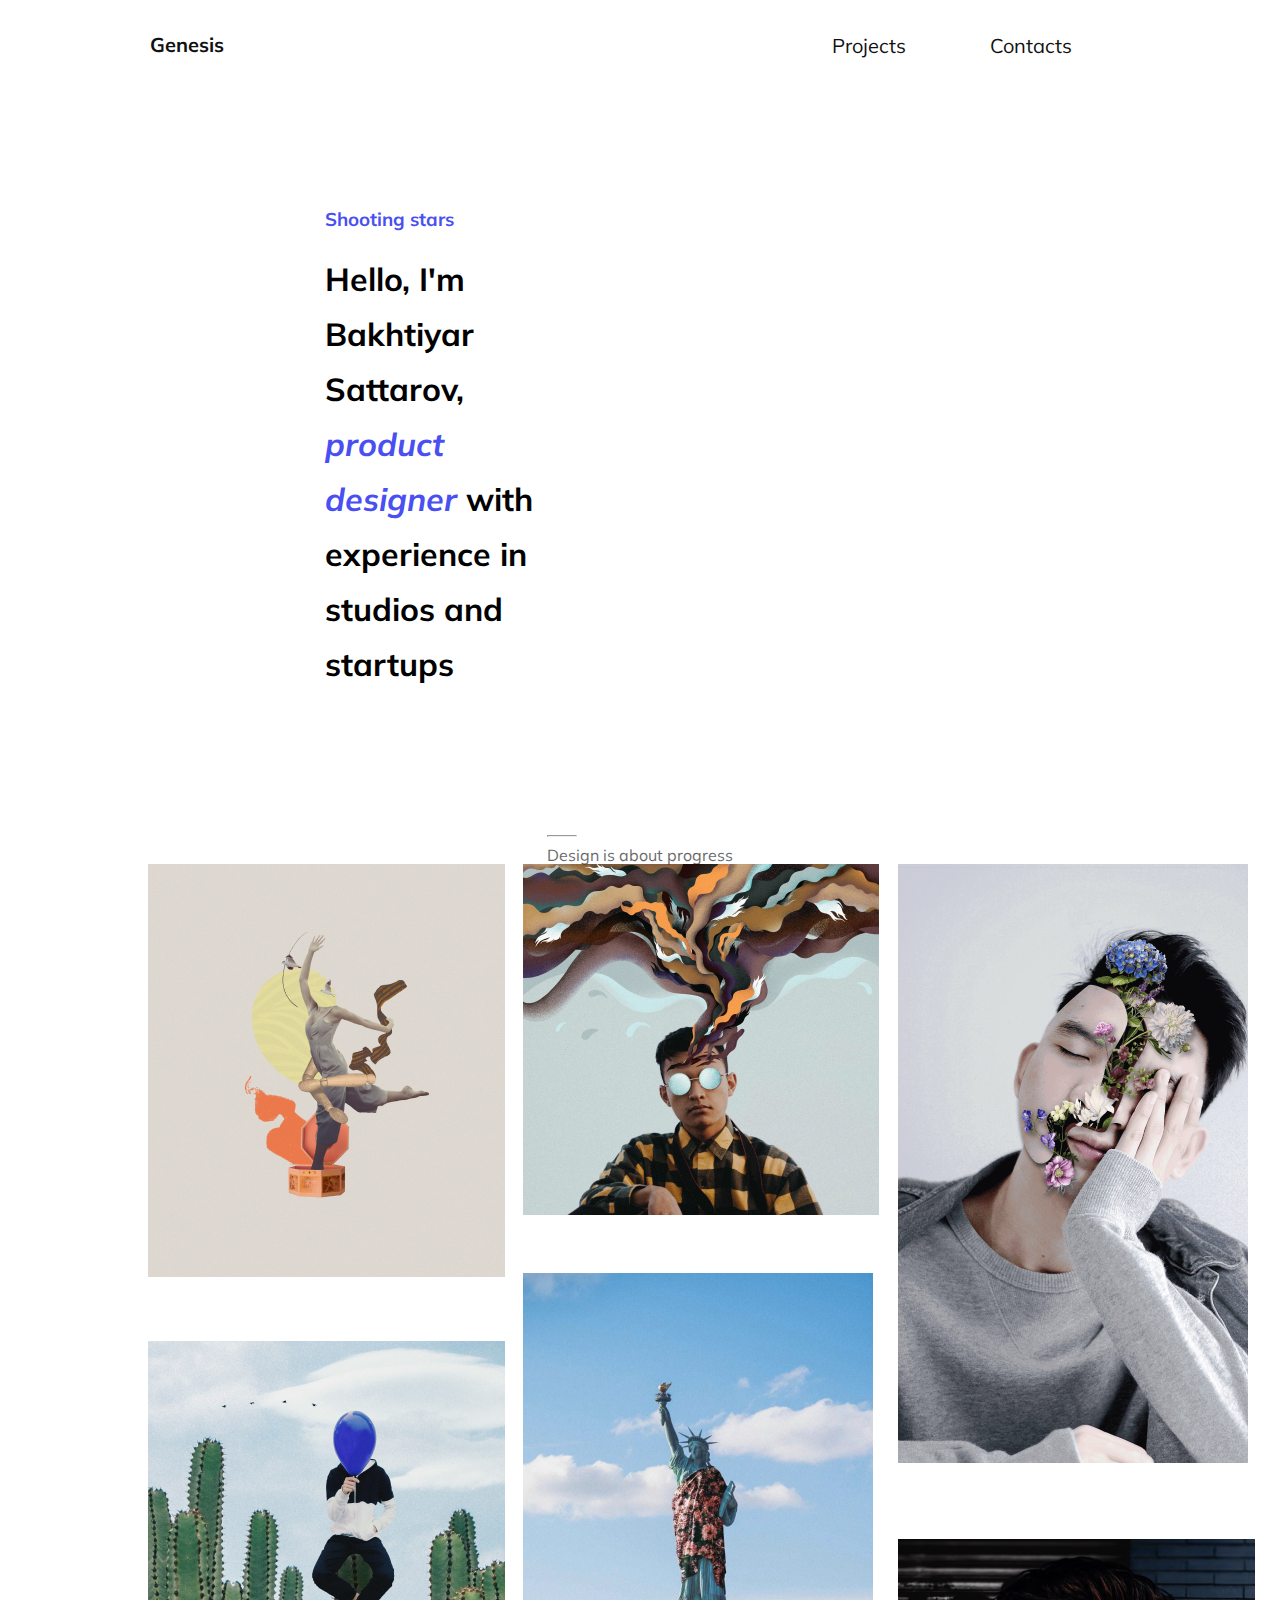
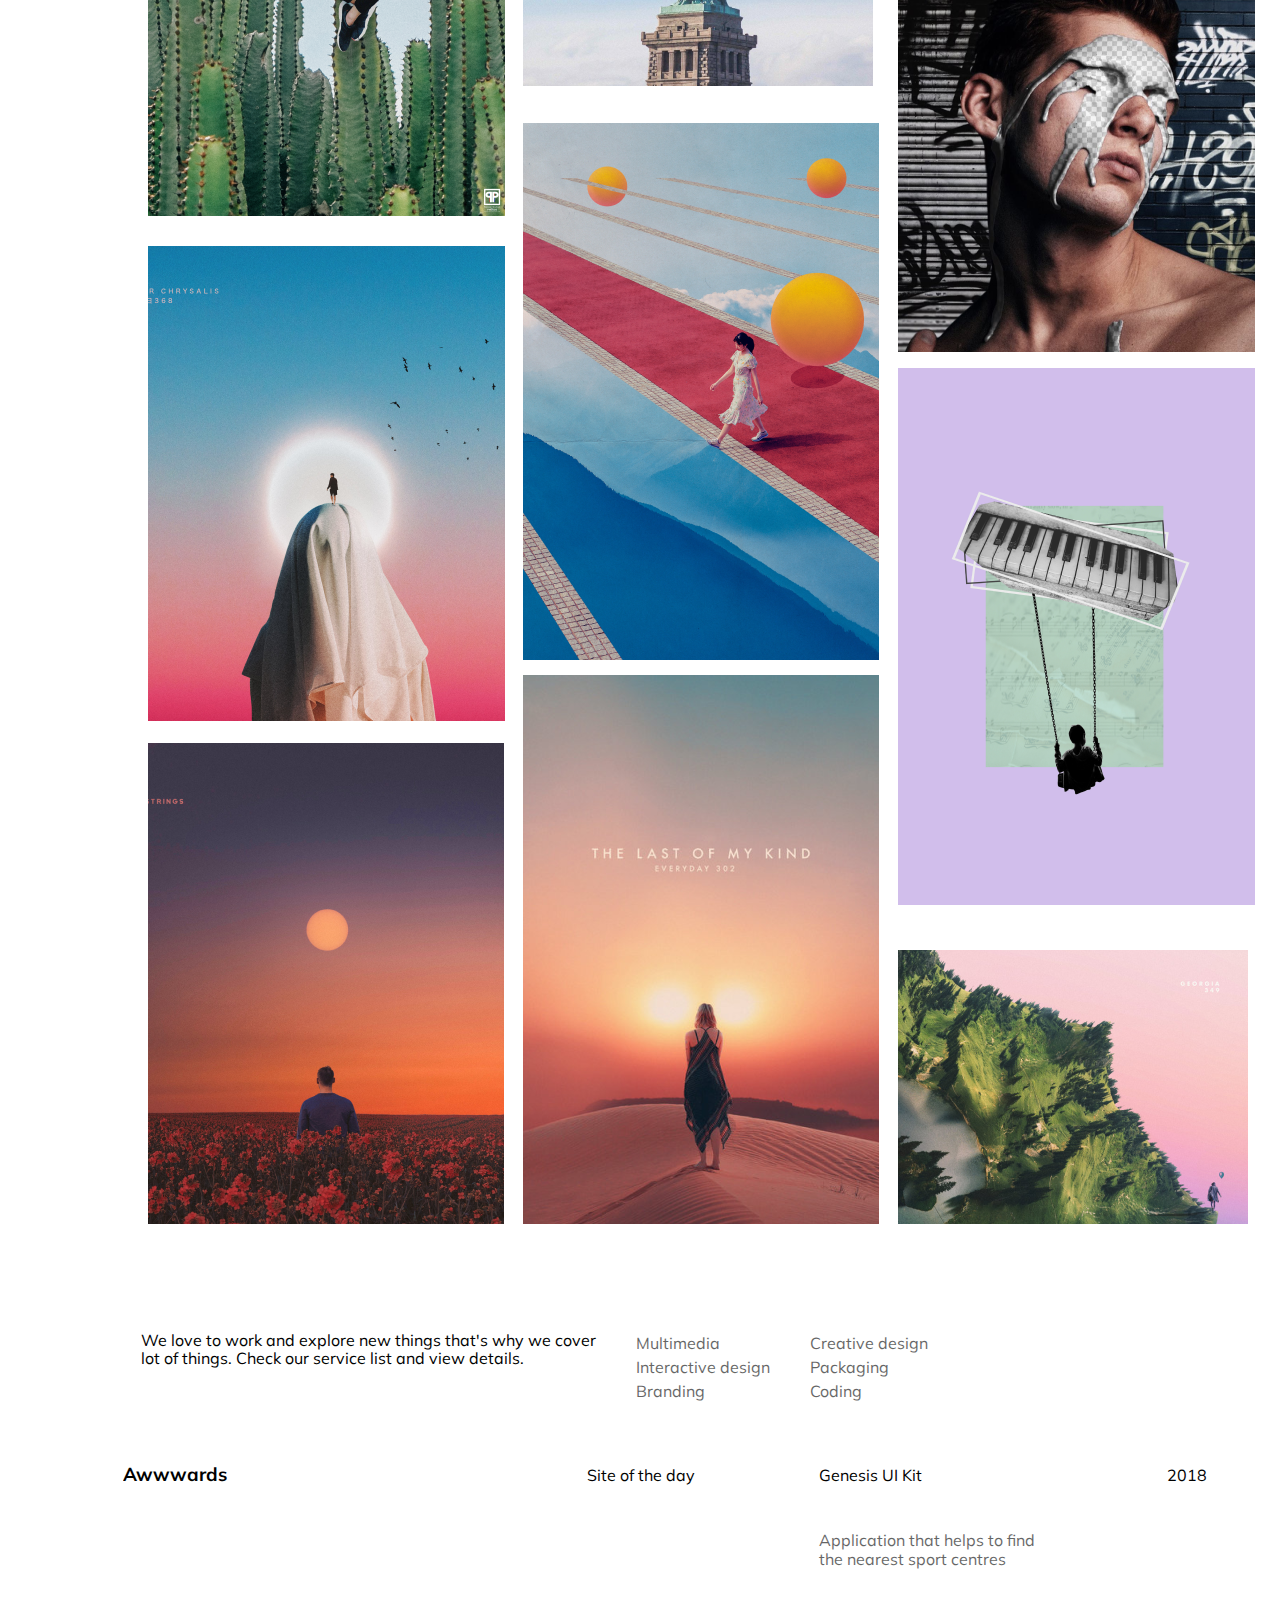
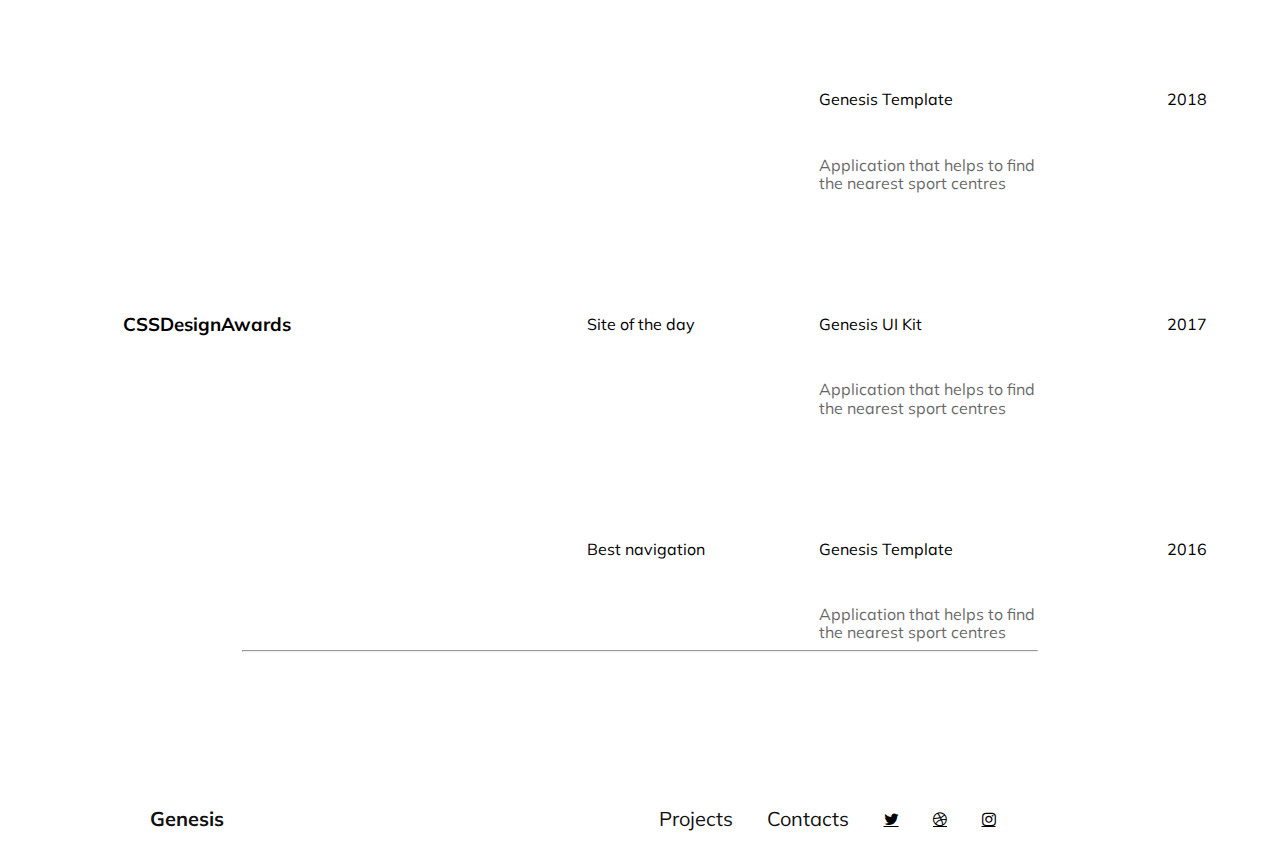
<file: index.html>
<!DOCTYPE html>
<html lang="en">
<head>
    <meta charset="UTF-8">
    <meta http-equiv="X-UA-Compatible" content="IE=edge">
    <meta name="viewport" content="width=device-width, initial-scale=1.0">
    <link rel="stylesheet" href="https://cdnjs.cloudflare.com/ajax/libs/font-awesome/4.7.0/css/font-awesome.min.css">
    <link rel="preconnect" href="https://fonts.gstatic.com">
    <link href="https://fonts.googleapis.com/css2?family=Mulish:wght@700&display=swap" rel="stylesheet"> 
    <link rel="stylesheet" href="styles/normalize.css">
    <link rel="stylesheet" href="styles/index.css">
    <title>Document</title>
    </head>
    <body>
        <header>
            <h3 class="logo"><a class="nav__link" href="index.html">Genesis</a></h3>
            <nav class ="navbar">
                <ul class="nav__list">
                    <li class="nav__li"><a class="nav__link" href="projects.html">Projects</a></li>
                    <li class="nav__li"><a class="nav__link" href="contact.html">Contacts</a></li>
                </ul>
            </nav>
        </header>
<!-- Fråga 1 html: hur får jag text__first samt small__box att ligga i linje med varandra?-->

<section class="all">
        <div class="text__first">
            <h3 class="stars-title">Shooting stars</h3>
            <h1 class="info-text">Hello, I'm Bakhtiyar Sattarov, <i>product designer</i>
            with experience in studios and startups</h1>
        </div>

        <div class="small__box">
            <hr class="solid__mini" style="width: 15%;"> <br />
        <span class="side__text">Design is about progress</span> <!--fixa-->
        </div>
            <div class="grid__container">
               <div class="rec1"></div>
               <div class="rec2"></div>
               <div class="rec3"></div>
               <div class="rec4"></div>
               <div class="rec5"></div>
               <div class="rec6"></div>
               <div class="rec7"></div>
               <div class="rec8"></div>
               <div class="rec9"></div>
               <div class="rec10"></div>
               <div class="rec11"></div>
               <div class="rec12"></div>
            </div>
        
        <div class="small__box2">
        <p class="mini__text">We love to work and explore new things
            that's why we cover lot of things. Check our service list 
            and view details.</p>

            <ul class="under__image1">
                <li>Multimedia</li>
                <li>Interactive design</li>
                <li>Branding</li>
            </ul>
            <ul class="under__image2">
                <li>Creative design</li>
                <li>Packaging</li>
                <li>Coding</li>
            </ul>
        </div>
<!-- fråga 2 html: Ingen aning hur man ska göra med linjerna hehe-->
       
       
        <div class="grid__container2">
            <div class="tex1"><h3>Awwwards</h3></div>
            <div class="tex2">Site of the day</div>
            <div class="tex4">Genesis UI Kit</div>
            <div class="tex3">Application that helps to find 
                the nearest sport centres</div>
            <div class="tex5">2018</div>
            <div class="tex7">Genesis Template </div>
            <div class="tex16">Application that helps to find 
                the nearest sport centres </div>
            <div class="tex8">2018</div>
            <div class="tex9"><h3>CSSDesignAwards</h3></div>
            <div class="tex10">Site of the day</div>
            <div class="tex11">Genesis UI Kit</div>
            <div class="tex17">Application that helps to find 
                the nearest sport centres </div>
            <div class="tex12">2017</div>
            <div class="tex13">Best navigation</div>
            <div class="tex14">Genesis Template</div>
            <div class="tex18">Application that helps to find 
                the nearest sport centres </div>
            <div class="tex15">2016</div>    
        </div>

        
        <hr class="solid" style="width:62%">

</section>

    <footer>
        <h3 class="logo"><a class="nav__link" href="index.html">Genesis</a></h3>
            <nav class ="navbar">
                <ul class="nav__list">
                    <li class="nav__li"><a class="nav__link" href="projects.html">Projects</a></li>
                    <li class="nav__li"><a class="nav__link" href="contact.html">Contacts</a></li>
                    <a href="#" class="fa fa-twitter"></a>
                    <a href="#" class="fa fa-dribbble"></a>
                    <a href="#" class="fa fa-instagram"></a>
                </ul>
            </nav>
    </footer>

</body>
</html>
</file>
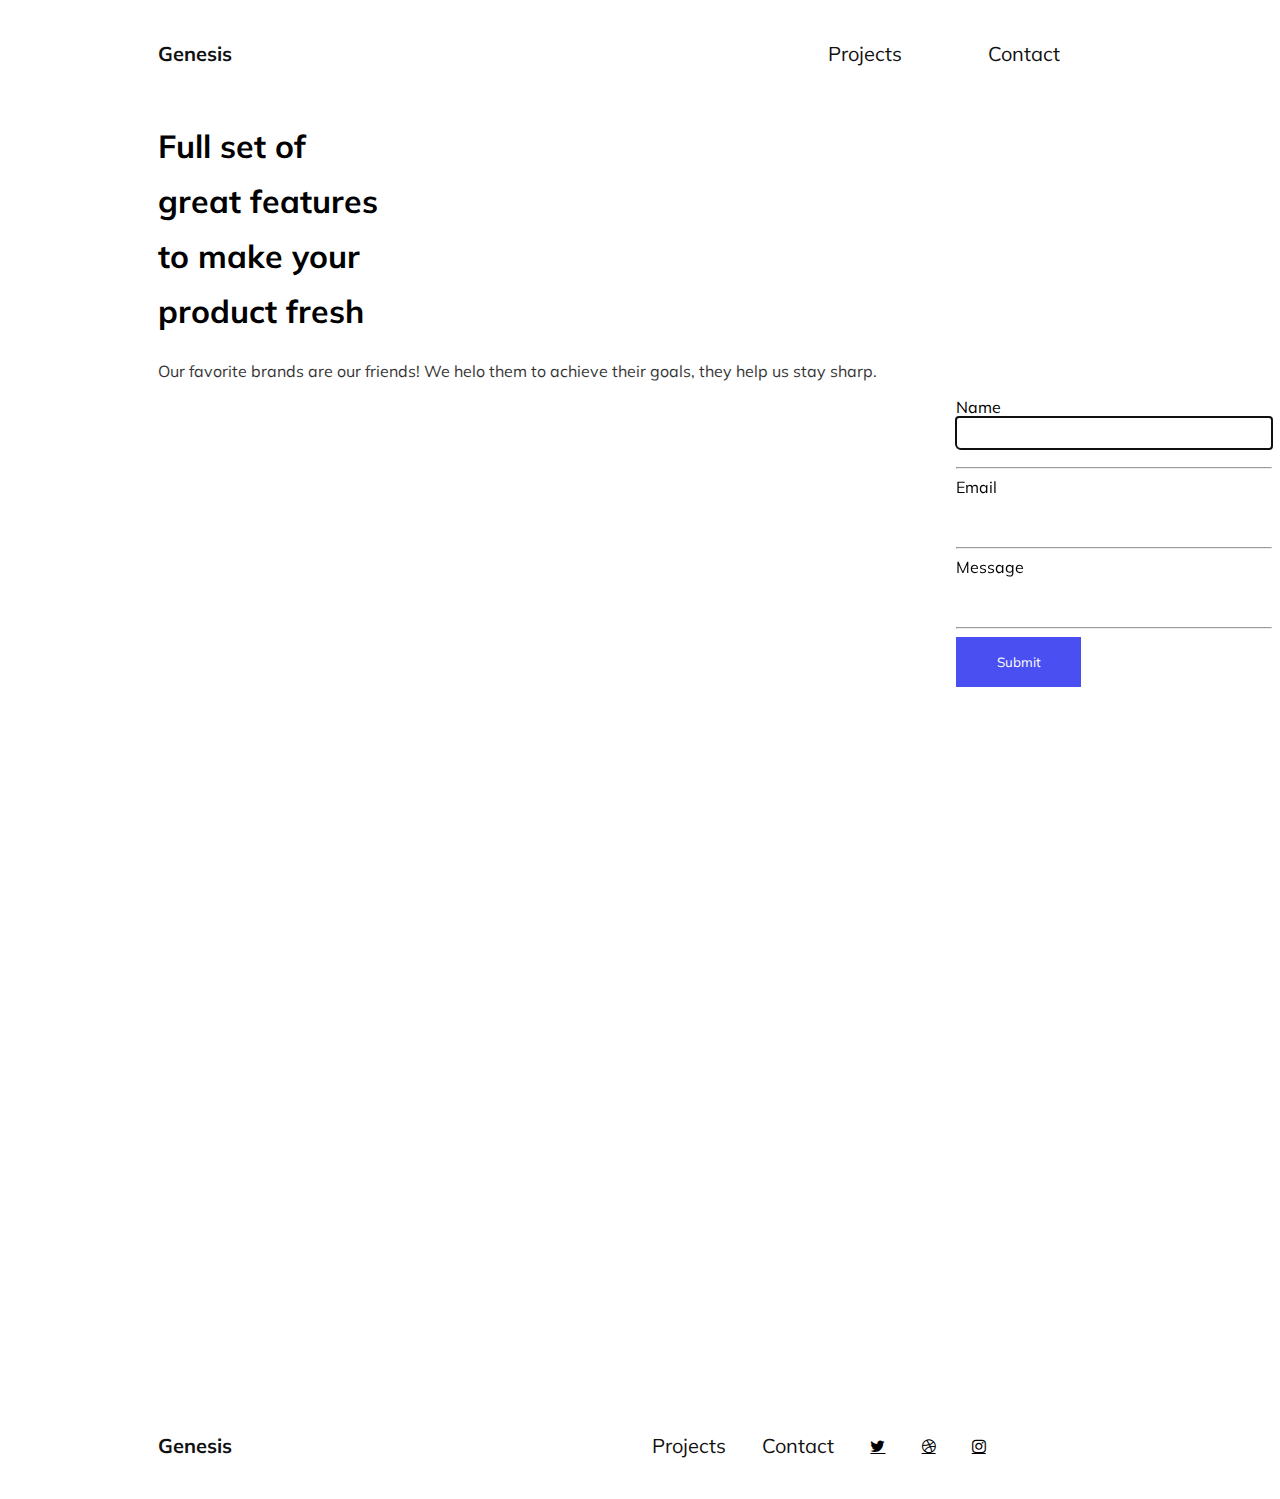
<file: contact.html>
<!DOCTYPE html>
<html lang="en">
<head>
    <meta charset="UTF-8">
    <meta http-equiv="X-UA-Compatible" content="IE=edge">
    <meta name="viewport" content="width=device-width, initial-scale=1.0">
    <link rel="stylesheet" href="https://cdnjs.cloudflare.com/ajax/libs/font-awesome/4.7.0/css/font-awesome.min.css">
    <link rel="preconnect" href="https://fonts.gstatic.com">
    <link href="https://fonts.googleapis.com/css2?family=Mulish:wght@700&display=swap" rel="stylesheet"> 
    <link rel="stylesheet" href="styles/style.css">
    <title>Contact</title>
    </head>
    <body>
            <header>
                    <h3 class="logo"><a class="nav__link" href="index.html">Genesis</a></h3>
                    <nav class ="navbar">
                        <ul class="nav__list">
                            <li class="nav__li"><a class="nav__link" href="projects.html">Projects</a></li>
                            <li class="nav__li"><a class="nav__link" href="contact.html">Contact</a></li>
                        </ul>
                    </nav>
            </header>

                    <!--Fråga contact: Samma fråga här, hur får jag contact__text och card att ligga i linje
                    med varandra?-->
                    <div class="contact__text">
                        <h1 class="contact__mini">Full set of great features to make your product fresh</h1>
                        <p class="contact__mini2"> Our favorite brands are our friends! We helo them to achieve their
                            goals, they help us stay sharp.</p>
                    </div>

    
                 
                    <div class="card">
                        <form class="form__page" autocomplete="off">
                            <label for="name" class="label">Name</label>
                            <input type="text" style="border:none" name="name" id="name" class="input-field"  required autofocus>
                            <hr class="solid">

                            <label for="email" class="label">Email</label> 
                            <input type="email" style="border:none" name="email" id="email" class="input-field"  required autofocus>
                            <hr class="solid">


                            <label for="message" class="label">Message</label> 
                            <input type="message" style="border:none" name="message" id="message" class="input-field"  required autofocus>
                            <hr class="solid">
                            <button class="btn" type="submit">Submit</button>
                            
                        </form>        
                    </div>

                    <div class="all__map">
                    <div class="mapouter"><div class="gmap_canvas"><iframe width="600" height="500" id="gmap_canvas" src="https://maps.google.com/maps?q=2880%20Broadway,%20New%20York&t=&z=13&ie=UTF8&iwloc=&output=embed" frameborder="0" scrolling="no" marginheight="0" marginwidth="0">
                        </iframe><a href="https://123movies-to.org"></a><br><style>.mapouter{position:relative;text-align:right;height:500px;width:600px;}</style><a href="https://www.embedgooglemap.net">google map html embed</a>
                        <style>.gmap_canvas {overflow:hidden;background:none!important;height:500px;width:600px;}</style></div></div>
                    </div>    


        <footer>
            <h3 class="logo"><a class="nav__link" href="index.html">Genesis</a></h3>
                <nav class ="navbar">
                    <ul class="nav__list">
                        <li class="nav__li"><a class="nav__link" href="projects.html">Projects</a></li>
                        <li class="nav__li"><a class="nav__link" href="contact.html">Contact</a></li>
                        <a href="#" class="fa fa-twitter"></a>
                        <a href="#" class="fa fa-dribbble"></a>
                        <a href="#" class="fa fa-instagram"></a>
                    </ul>
                </nav>
        </footer>

    </body>
</html>
</file>
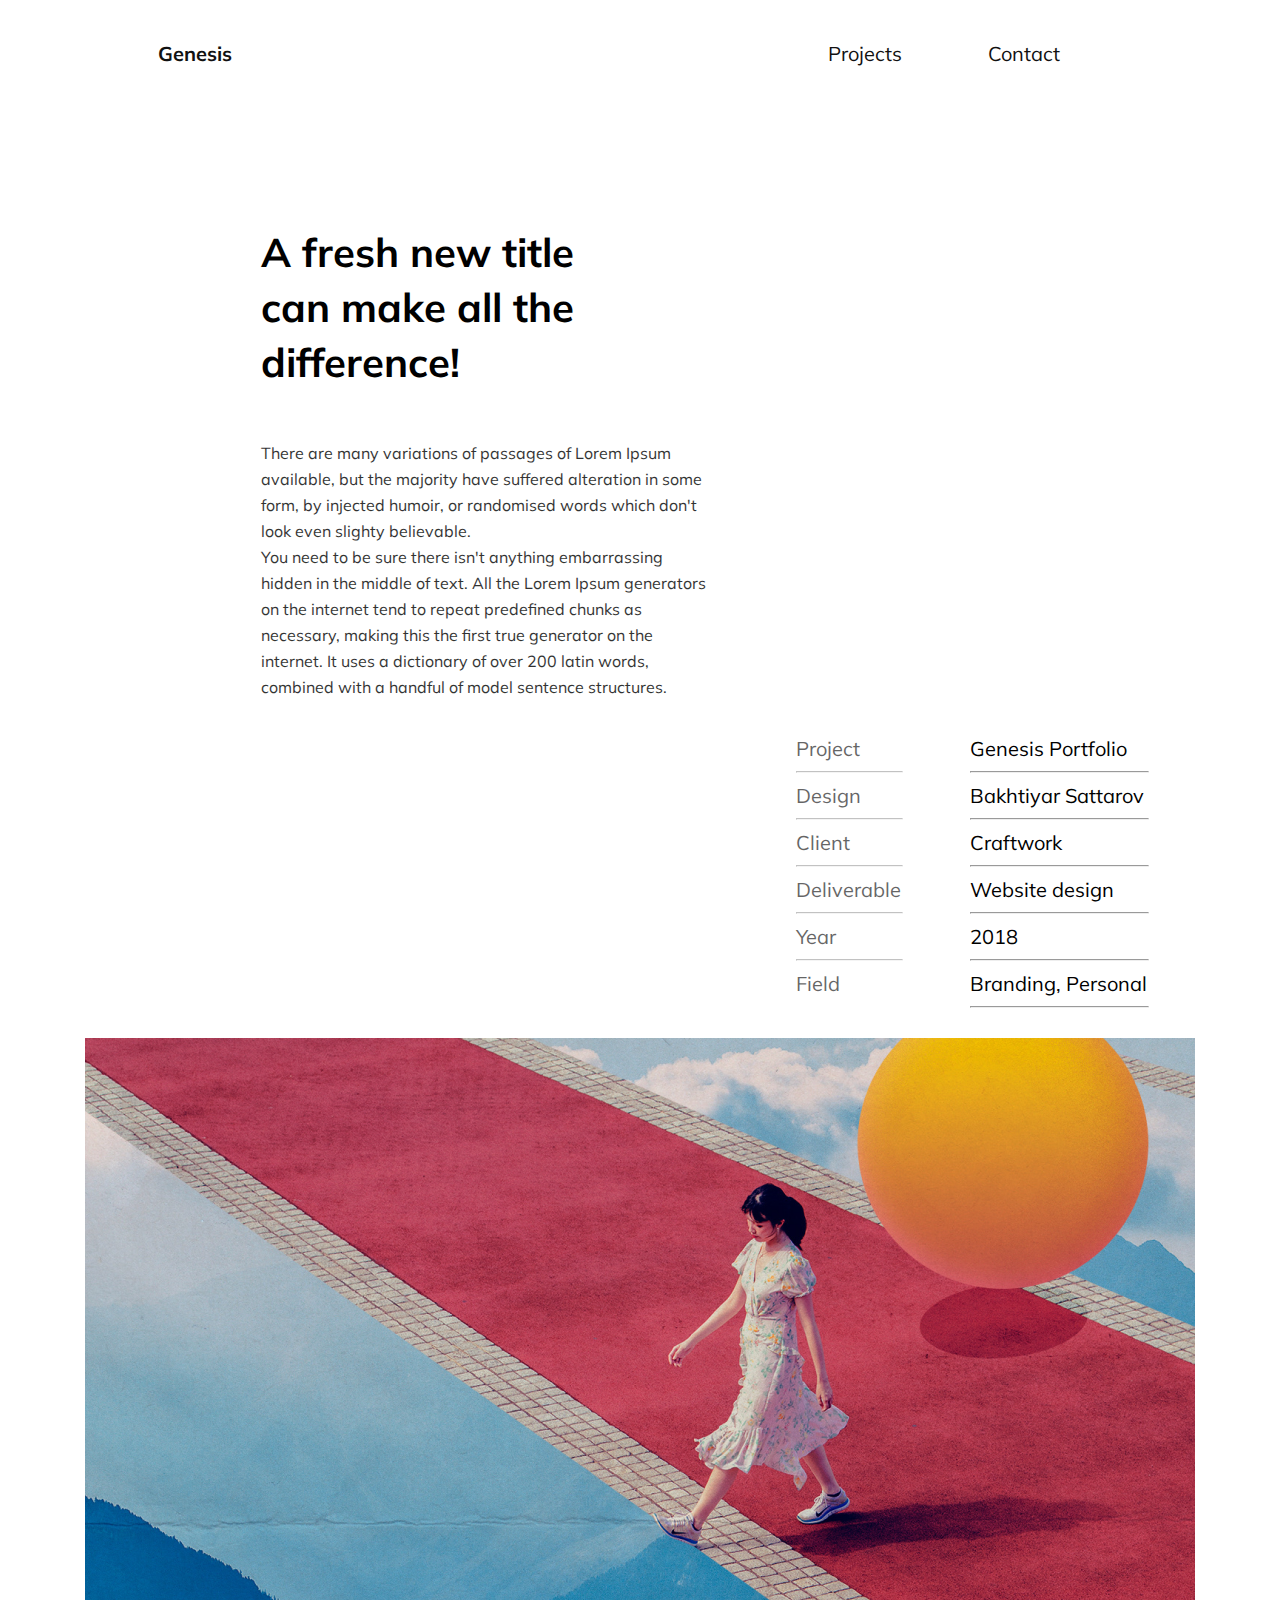
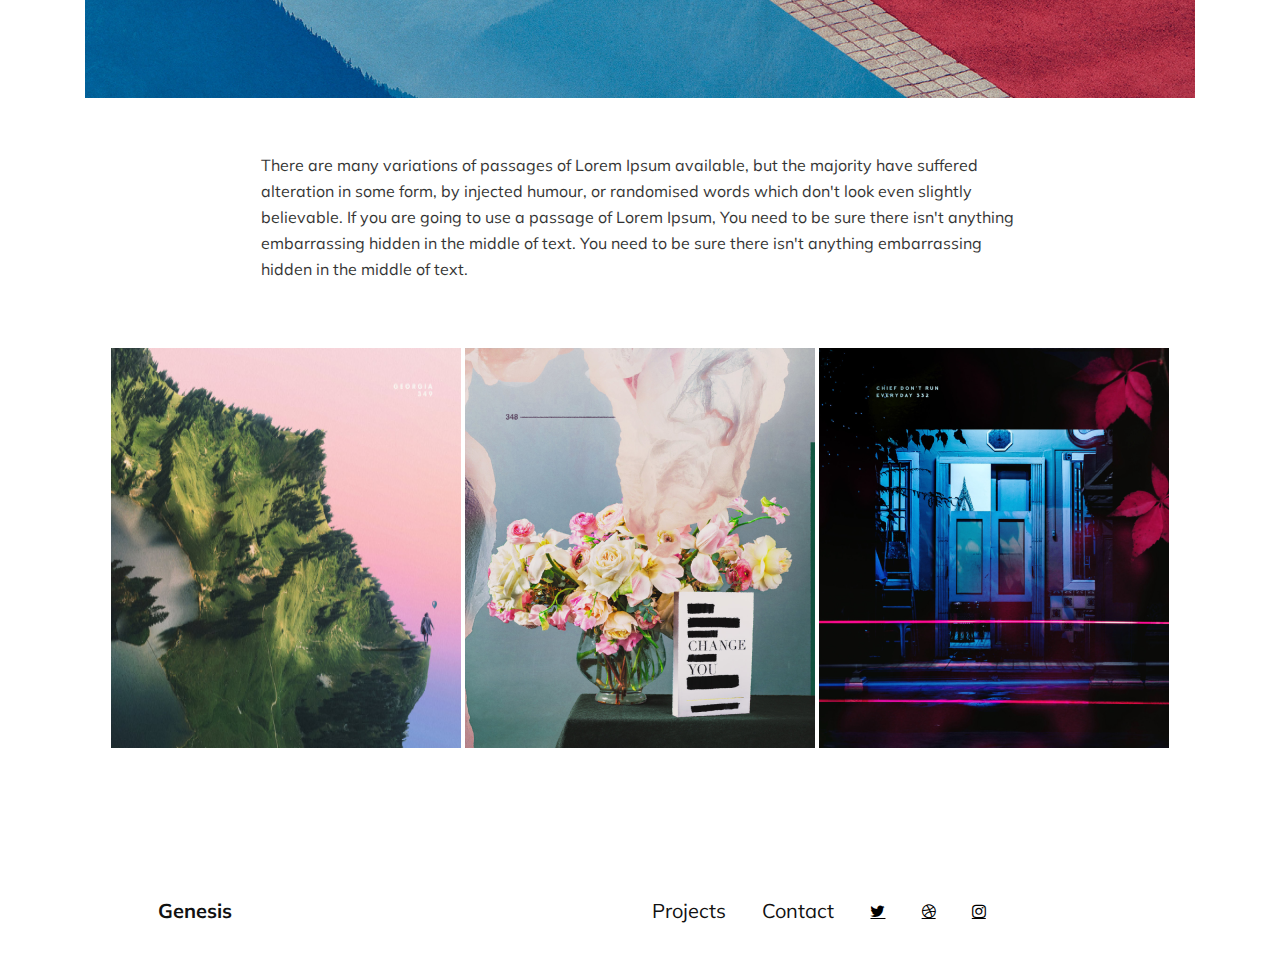
<file: projects.html>
<!DOCTYPE html>
<html lang="en">
<head>
    <meta charset="UTF-8">
    <meta http-equiv="X-UA-Compatible" content="IE=edge">
    <meta name="viewport" content="width=device-width, initial-scale=1.0">
    <link rel="stylesheet" href="https://cdnjs.cloudflare.com/ajax/libs/font-awesome/4.7.0/css/font-awesome.min.css">
    <link rel="preconnect" href="https://fonts.gstatic.com">
    <link href="https://fonts.googleapis.com/css2?family=Mulish:wght@700&display=swap" rel="stylesheet"> 
    <link rel="stylesheet" href="styles/style.css">
    <title>Projects</title>
    </head>
    <body>
            <header>
                <h3 class="logo"><a class="nav__link" href="index.html">Genesis</a></h3>
                <nav class ="navbar">
                    <ul class="nav__list">
                        <li class="nav__li"><a class="nav__link" href="projects.html">Projects</a></li>
                        <li class="nav__li"><a class="nav__link" href="contact.html">Contact</a></li>
                    </ul>
                </nav>
            </header>

        <section class="all">
        
            <div class="head__box">
                <h1 class="h1__proj">A fresh new title can make all the difference!</h1>
                <p class="text__projects2">There are many variations of passages of Lorem Ipsum available, but the 
                    majority have suffered alteration in some form, by injected humoir, or
                    randomised words which don't look even slighty believable.
                <br />
                You need to be sure there isn't anything embarrassing hidden in the middle
                of text. All the Lorem Ipsum generators on the internet tend to repeat predefined
                chunks as necessary, making this the first true generator on the internet.
                It uses a dictionary of over 200 latin words, combined with a handful of model 
                sentence structures.
                </p>
            </div>


            <!--Fråga 1 Project:Förstår verkligen inte hur jag får linjer i box1+2?-->
            <div class="head__box2">
        
                    <ul class="under__box1">
                        <li>Project</li>
                        <hr class="solid" style="width:100%">
                        <li>Design</li>
                        <hr class="solid" style="width:100%">
                        <li>Client</li>
                        <hr class="solid" style="width:100%">
                        <li>Deliverable</li>
                        <hr class="solid" style="width:100%">
                        <li>Year</li>
                        <hr class="solid" style="width:100%">
                        <li>Field</li>
                    </ul>



                    <ul class="under__box2">
                        <li>Genesis Portfolio</li>
                        <hr class="solid" style="width:100%">
                        <li>Bakhtiyar Sattarov</li>
                        <hr class="solid" style="width:100%">
                        <li>Craftwork</li>
                        <hr class="solid" style="width:100%">
                        <li>Website design</li>
                        <hr class="solid" style="width:100%">
                        <li>2018</li>
                        <hr class="solid" style="width:100%">
                        <li>Branding, Personal</li>
                        <hr class="solid" style="width:100%">
                    </ul>
            </div>

                    <div class="singe__pic">
                    <img class="image__project1" src="images/projects1.png">
                    </div>

            <p class="text__projects2"> There are many variations of passages of Lorem Ipsum available, but the majority have suffered
                    alteration in some form, by injected humour, or randomised words which don't look even slightly believable. 
                    If you are going to use a passage of Lorem Ipsum, You need to be sure there isn't anything embarrassing hidden in the middle of text. 
                    You need to be sure there isn't anything embarrassing hidden in the middle of text. </p>


                    <div class="trio__pic">
                        <img src="images/Rectangle.png" width="350" height="400">
                        <img src="images/project2.png">
                        <img src="images/project3.png">
                    </div>
        </section>
                
                
            <footer>
                <h3 class="logo"><a class="nav__link" href="index.html">Genesis</a></h3>
                    <nav class ="navbar">
                        <ul class="nav__list">
                            <li class="nav__li"><a class="nav__link" href="projects.html">Projects</a></li>
                            <li class="nav__li"><a class="nav__link" href="contact.html">Contact</a></li>
                            <a href="#" class="fa fa-twitter"></a>
                            <a href="#" class="fa fa-dribbble"></a>
                            <a href="#" class="fa fa-instagram"></a>
                        </ul>
                    </nav>
            </footer>

    </body>
</html>
</file>
<file: styles/index.css>
@charset "UTF-8";*{font-family:"Mulish",sans-serif}.solid__mini{float:inline-start}.all{position:relative;display:flex;flex-direction:column;align-items:center;margin-top:100px}h1{line-height:55px}header{height:10vh;margin:0;display:flex;justify-content:space-between;align-items:center}.logo{margin-left:150px;color:#111111;cursor:pointer}.navbar{min-width:600px}.nav__list{display:flex;justify-content:space-evenly;align-items:center;flex-direction:row;margin-left:29px;margin-right:125px}.nav__li{list-style:none}.nav__link{color:#111111;text-decoration:none;font-size:20px}.nav__link:hover{color:#3c474b}.text__first{width:20%;margin-left:125px;margin-bottom:114px;margin-right:39%}.stars-title,i{color:#4A4FF2}.grid__container{display:grid;grid-gap:15px;grid-template-columns:repeat(9,1fr);grid-template-rows:repeat(32,1fr);overflow:auto;width:1110px;height:1960px;margin-left:125px}.rec1{background:url(../images/Rectangle.png);grid-column:7/span 3;grid-row:27/span 6;width:350px;height:351px}.rec2{background:url(../images/Rectangle2.png);grid-column:7/span 3;grid-row:18/span 9;width:357px;height:537px}.rec3{background:url(../images/Rectangle3.png);grid-column:7/span 3;grid-row:11/span 7;width:357px;height:413px}.rec4{background:url(../images/Rectangle4.png);grid-column:7/span 3;grid-row:1/span 9;width:350px;height:599px}.rec5{background:url(../images/Rectangle5.png);grid-column:4/span 3;grid-row:23/span 9;width:356px;height:599px}.rec6{background:url(../images/Rectangle6.png);grid-column:4/span 3;grid-row:14/span 9;width:356px;height:537px}.rec7{background:url(../images/Rectangle7.png);grid-column:4/span 3;grid-row:7/span 7;width:350px;height:413px}.rec8{background:url(../images/Rectangle8.png);grid-column:4/span 3;grid-row:1/span 6;width:356px;height:351px}.rec9{background:url(../images/Rectangle9.png);grid-row:24/span 8;grid-column:1/span 3;width:356px;height:538px}.rec10{background:url(../images/Rectangle10.png);grid-column:1/span 3;grid-row:16/span 8;width:357px;height:475px}.rec11{background:url(../images/Rectangle11.png);grid-column:1/span 3;grid-row:8/span 8;width:357px;height:475px}.rec12{background:url(../images/Rectangle12.png);grid-row:1/span 7;grid-column:1/span 3;width:357px;height:413px}.small__box2{display:flex;margin-top:91px;margin-left:11%}.side__text{opacity:0.6}.under__image1,.under__image2{list-style:none;line-height:1.5;opacity:0.6;cursor:pointer}.mini__text{width:40%}.inside__text{width:10%}.grid__container2{display:grid;grid-template-columns:repeat(10,1fr);grid-template-rows:repeat(7,1fr);width:1160px;height:823px;overflow:auto;margin-left:125px}.tex1{align-self:center}.tex2{grid-column:5;align-self:center}.tex3{opacity:0.6;grid-row:2;grid-column:7/span 2}.tex4{grid-column:7;align-self:center}.tex5{grid-column:10;align-self:center}.tex6{grid-row:3;grid-column:5/7;align-self:center}.tex7{grid-column:7/span 2;grid-row:3;align-self:center}.tex8{grid-column:10;grid-row:3;align-self:center}.tex9{grid-row:5;grid-column:1/span 2;align-self:center}.tex10{grid-row:5;grid-column:5;align-self:center}.tex11{grid-row:5;grid-column:7/span 2;align-self:center}.tex12{grid-column:10;grid-row:5;align-self:center}.tex13{grid-column:5/7;grid-row:7;align-self:center}.tex14{grid-column:7/span 2;grid-row:7;align-self:center}.tex15{grid-column:10;grid-row:7;align-self:center}.tex16{grid-row:4;grid-column:7/span 2;opacity:0.6}.tex17{grid-row:6;grid-column:7/span 2;opacity:0.6}.tex18{grid-row:8;grid-column:7/span 2;opacity:0.6}footer{height:10vh;margin:0;display:flex;justify-content:space-between;align-items:center;margin-top:114px;margin-right:125px}.fa-dribbble,.fa-instagram,.fa-twitter{color:black}.fa:hover{opacity:0.7}.h1__proj{width:50%}.head__box{width:60%;font-size:20px}.head__box2{width:100%;display:flex;justify-content:flex-end;font-size:20px}.under__box1{list-style:none;opacity:0.6}.under__box2{list-style:none;margin-left:29px;margin-right:125px}.text__projects2{font-size:16px;line-height:26px;width:60%;margin-top:50px;opacity:0.8}.singe__pic{margin-left:150px;margin-right:150px}.trio__pic{margin-top:50px}.contact__text{margin-left:150px}.contact__mini{width:20%}.contact__mini2{opacity:0.8}.input-field{box-sizing:border-box;width:100%;min-height:32px;margin-bottom:10px;border-bottom-left-radius:5px;padding-left:7px}.card{position:relative;border-radius:2px;display:flex;justify-content:flex-end}.form__page{width:25%}.page{display:flex;justify-content:center}.btn{width:125px;height:50px;left:760px;top:456px;background-color:#4A4FF2;color:white;border:none}.all__map{margin-top:100px;display:flex;justify-content:center}
</file>
<file: styles/style.css>
@charset "UTF-8";
/* Fråga 1 CSS: Varför står det spill på mina grid-containers? Hur löser jag?*/
* {
  font-family: 'Mulish', sans-serif;
}

.solid__mini {
  float: inline-start;
}

.all {
  position: relative;
  display: -webkit-box;
  display: -ms-flexbox;
  display: flex;
  -webkit-box-orient: vertical;
  -webkit-box-direction: normal;
      -ms-flex-direction: column;
          flex-direction: column;
  -webkit-box-align: center;
      -ms-flex-align: center;
          align-items: center;
  margin-top: 100px;
}

h1 {
  line-height: 55px;
}

.h1__proj {
  width: 50%;
}

header {
  height: 10vh;
  margin: 0;
  display: -webkit-box;
  display: -ms-flexbox;
  display: flex;
  -webkit-box-pack: justify;
      -ms-flex-pack: justify;
          justify-content: space-between;
  -webkit-box-align: center;
      -ms-flex-align: center;
          align-items: center;
}

.logo {
  margin-left: 150px;
  color: #111111;
  cursor: pointer;
}

.navbar {
  min-width: 600px;
}

.nav__list {
  /*width: 50% + 50%;*/
  display: -webkit-box;
  display: -ms-flexbox;
  display: flex;
  -webkit-box-pack: space-evenly;
      -ms-flex-pack: space-evenly;
          justify-content: space-evenly;
  -webkit-box-align: center;
      -ms-flex-align: center;
          align-items: center;
  -webkit-box-orient: horizontal;
  -webkit-box-direction: normal;
      -ms-flex-direction: row;
          flex-direction: row;
  margin-left: 29px;
  margin-right: 125px;
}

.nav__li {
  list-style: none;
}

.nav__link {
  color: #111111;
  text-decoration: none;
  font-size: 20px;
}

.nav__link:hover {
  color: #3c474b;
}

/*THIS IS WHERE HEADER ENDS*/
/* Kommentar: Jag har nu stressat sönder med försöka få ihop så det ser någorlunda rätt ut.
Vilket innebär det känns som vissa metoder inte bör användas? Som typ margin-right 39% ahaha*/
.text__first {
  width: 20%;
  margin-left: 125px;
  margin-bottom: 114px;
  margin-right: 39%;
}

.stars-title, i {
  color: #4A4FF2;
}

/* BLOCK 1 TEXT SLUTAR, BILD GRID BÖJAR */
/*Fråga 2 CSS: Bilderna är ju inte 100% och fyller ej ut grid..hur löser man?*/
.grid__container {
  display: -ms-grid;
  display: grid;
  grid-gap: 15px;
  -ms-grid-columns: (1fr)[9];
      grid-template-columns: repeat(9, 1fr);
  -ms-grid-rows: (1fr)[32];
      grid-template-rows: repeat(32, 1fr);
  overflow: auto;
  width: 1110px;
  height: 1960px;
  margin-left: 125px;
}

.rec1 {
  background: url(../images/Rectangle.png);
  -ms-grid-column: 7;
  -ms-grid-column-span: 3;
  grid-column: 7 / span 3;
  -ms-grid-row: 27;
  -ms-grid-row-span: 6;
  grid-row: 27 / span 6;
  width: 350px;
  height: 351px;
}

.rec2 {
  background: url(../images/Rectangle2.png);
  -ms-grid-column: 7;
  -ms-grid-column-span: 3;
  grid-column: 7 / span 3;
  -ms-grid-row: 18;
  -ms-grid-row-span: 9;
  grid-row: 18 / span 9;
  width: 357px;
  height: 537px;
}

.rec3 {
  background: url(../images/Rectangle3.png);
  -ms-grid-column: 7;
  -ms-grid-column-span: 3;
  grid-column: 7 / span 3;
  -ms-grid-row: 11;
  -ms-grid-row-span: 7;
  grid-row: 11 / span 7;
  width: 357px;
  height: 413px;
}

.rec4 {
  background: url(../images/Rectangle4.png);
  -ms-grid-column: 7;
  -ms-grid-column-span: 3;
  grid-column: 7 / span 3;
  -ms-grid-row: 1;
  -ms-grid-row-span: 9;
  grid-row: 1 / span 9;
  width: 350px;
  height: 599px;
}

.rec5 {
  background: url(../images/Rectangle5.png);
  -ms-grid-column: 4;
  -ms-grid-column-span: 3;
  grid-column: 4 / span 3;
  -ms-grid-row: 23;
  -ms-grid-row-span: 9;
  grid-row: 23 / span 9;
  width: 356px;
  height: 599px;
}

.rec6 {
  background: url(../images/Rectangle6.png);
  -ms-grid-column: 4;
  -ms-grid-column-span: 3;
  grid-column: 4 / span 3;
  -ms-grid-row: 14;
  -ms-grid-row-span: 9;
  grid-row: 14 / span 9;
  width: 356px;
  height: 537px;
}

.rec7 {
  background: url(../images/Rectangle7.png);
  -ms-grid-column: 4;
  -ms-grid-column-span: 3;
  grid-column: 4 / span 3;
  -ms-grid-row: 7;
  -ms-grid-row-span: 7;
  grid-row: 7 / span 7;
  width: 350px;
  height: 413px;
}

.rec8 {
  background: url(../images/Rectangle8.png);
  -ms-grid-column: 4;
  -ms-grid-column-span: 3;
  grid-column: 4 / span 3;
  -ms-grid-row: 1;
  -ms-grid-row-span: 6;
  grid-row: 1 / span 6;
  width: 356px;
  height: 351px;
}

.rec9 {
  background: url(../images/Rectangle9.png);
  -ms-grid-row: 24;
  -ms-grid-row-span: 8;
  grid-row: 24 / span 8;
  -ms-grid-column: 1;
  -ms-grid-column-span: 3;
  grid-column: 1 / span 3;
  width: 356px;
  height: 538px;
}

.rec10 {
  background: url(../images/Rectangle10.png);
  -ms-grid-column: 1;
  -ms-grid-column-span: 3;
  grid-column: 1 / span 3;
  -ms-grid-row: 16;
  -ms-grid-row-span: 8;
  grid-row: 16 / span 8;
  width: 357px;
  height: 475px;
}

.rec11 {
  background: url(../images/Rectangle11.png);
  -ms-grid-column: 1;
  -ms-grid-column-span: 3;
  grid-column: 1 / span 3;
  -ms-grid-row: 8;
  -ms-grid-row-span: 8;
  grid-row: 8 / span 8;
  width: 357px;
  height: 475px;
}

.rec12 {
  background: url(../images/Rectangle12.png);
  -ms-grid-row: 1;
  -ms-grid-row-span: 7;
  grid-row: 1 / span 7;
  -ms-grid-column: 1;
  -ms-grid-column-span: 3;
  grid-column: 1 / span 3;
  width: 357px;
  height: 413px;
}

/*GRID SLUTAR - NY TEXT BÖRJAR*/
.small__box2 {
  display: -webkit-box;
  display: -ms-flexbox;
  display: flex;
  margin-top: 91px;
  margin-left: 11%;
}

.side__text {
  opacity: 0.6;
}

.under__image1, .under__image2 {
  list-style: none;
  line-height: 1.5;
  opacity: 0.6;
  cursor: pointer;
}

.mini__text {
  width: 40%;
}

/*Stämmer ej..får kolla upp i slutet av arbetet...grid??*/
.first__box, .second__box, .third__box, .fourth__box {
  display: -webkit-box;
  display: -ms-flexbox;
  display: flex;
  -ms-flex-pack: distribute;
      justify-content: space-around;
}

.inside__text {
  width: 10%;
}

.grid__container2 {
  display: -ms-grid;
  display: grid;
  /*grid-gap:15px;*/
  -ms-grid-columns: (1fr)[10];
      grid-template-columns: repeat(10, 1fr);
  -ms-grid-rows: (1fr)[7];
      grid-template-rows: repeat(7, 1fr);
  width: 1160px;
  height: 823px;
  overflow: auto;
  margin-left: 125px;
}

.tex1 {
  -ms-flex-item-align: center;
      -ms-grid-row-align: center;
      align-self: center;
}

.tex2 {
  -ms-grid-column: 5;
  grid-column: 5;
  -ms-flex-item-align: center;
      -ms-grid-row-align: center;
      align-self: center;
}

.tex3 {
  opacity: 0.6;
  -ms-grid-row: 2;
  grid-row: 2;
  -ms-grid-column: 7;
  -ms-grid-column-span: 2;
  grid-column: 7 / span 2;
}

/*fråga 3 CSS: Hur får jag text att spilla över eller vad man ska kalla i raden ovanför?*/
.tex4 {
  -ms-grid-column: 7;
  grid-column: 7;
  -ms-flex-item-align: center;
      -ms-grid-row-align: center;
      align-self: center;
}

.tex5 {
  -ms-grid-column: 10;
  grid-column: 10;
  -ms-flex-item-align: center;
      -ms-grid-row-align: center;
      align-self: center;
}

.tex6 {
  -ms-grid-row: 3;
  grid-row: 3;
  -ms-grid-column: 5;
  -ms-grid-column-span: 2;
  grid-column: 5 / 7;
  -ms-flex-item-align: center;
      -ms-grid-row-align: center;
      align-self: center;
}

.tex7 {
  -ms-grid-column: 7;
  -ms-grid-column-span: 2;
  grid-column: 7 / span 2;
  -ms-grid-row: 3;
  grid-row: 3;
  -ms-flex-item-align: center;
      -ms-grid-row-align: center;
      align-self: center;
}

.tex8 {
  -ms-grid-column: 10;
  grid-column: 10;
  -ms-grid-row: 3;
  grid-row: 3;
  -ms-flex-item-align: center;
      -ms-grid-row-align: center;
      align-self: center;
}

.tex9 {
  -ms-grid-row: 5;
      grid-row-start: 5;
  -ms-grid-column: 1;
  -ms-grid-column-span: 2;
  grid-column: 1 / span 2;
  -ms-flex-item-align: center;
      -ms-grid-row-align: center;
      align-self: center;
}

.tex10 {
  -ms-grid-row: 5;
  grid-row: 5;
  -ms-grid-column: 5;
  grid-column: 5;
  -ms-flex-item-align: center;
      -ms-grid-row-align: center;
      align-self: center;
}

.tex11 {
  -ms-grid-row: 5;
  grid-row: 5;
  -ms-grid-column: 7;
  -ms-grid-column-span: 2;
  grid-column: 7 / span 2;
  -ms-flex-item-align: center;
      -ms-grid-row-align: center;
      align-self: center;
}

.tex12 {
  -ms-grid-column: 10;
  grid-column: 10;
  -ms-grid-row: 5;
  grid-row: 5;
  -ms-flex-item-align: center;
      -ms-grid-row-align: center;
      align-self: center;
}

.tex13 {
  -ms-grid-column: 5;
  -ms-grid-column-span: 2;
  grid-column: 5 / 7;
  -ms-grid-row: 7;
  grid-row: 7;
  -ms-flex-item-align: center;
      -ms-grid-row-align: center;
      align-self: center;
}

.tex14 {
  -ms-grid-column: 7;
  -ms-grid-column-span: 2;
  grid-column: 7 / span 2;
  -ms-grid-row: 7;
  grid-row: 7;
  -ms-flex-item-align: center;
      -ms-grid-row-align: center;
      align-self: center;
}

.tex15 {
  -ms-grid-column: 10;
  grid-column: 10;
  -ms-grid-row: 7;
  grid-row: 7;
  -ms-flex-item-align: center;
      -ms-grid-row-align: center;
      align-self: center;
}

.tex16 {
  -ms-grid-row: 4;
  grid-row: 4;
  -ms-grid-column: 7;
  -ms-grid-column-span: 2;
  grid-column: 7 / span 2;
  opacity: 0.6;
}

.tex17 {
  -ms-grid-row: 6;
  grid-row: 6;
  -ms-grid-column: 7;
  -ms-grid-column-span: 2;
  grid-column: 7 / span 2;
  opacity: 0.6;
}

.tex18 {
  -ms-grid-row: 8;
  grid-row: 8;
  -ms-grid-column: 7;
  -ms-grid-column-span: 2;
  grid-column: 7 / span 2;
  opacity: 0.6;
}

/*FOOTER STARTS*/
footer {
  height: 10vh;
  margin: 0;
  display: -webkit-box;
  display: -ms-flexbox;
  display: flex;
  -webkit-box-pack: justify;
      -ms-flex-pack: justify;
          justify-content: space-between;
  -webkit-box-align: center;
      -ms-flex-align: center;
          align-items: center;
  margin-top: 114px;
  margin-right: 125px;
}

.fa-dribbble, .fa-twitter, .fa-instagram {
  color: black;
}

.fa:hover {
  opacity: 0.7;
}

/* PAGE TWO STARTS/PROJECTS*/
.head__box {
  width: 60%;
  font-size: 20px;
}

.head__box2 {
  width: 100%;
  display: -webkit-box;
  display: -ms-flexbox;
  display: flex;
  -webkit-box-pack: end;
      -ms-flex-pack: end;
          justify-content: flex-end;
  font-size: 20px;
}

.under__box1 {
  list-style: none;
  opacity: 0.6;
}

.under__box2 {
  list-style: none;
  margin-left: 29px;
  margin-right: 125px;
}

.text__projects2 {
  font-size: 16px;
  line-height: 26px;
  width: 60%;
  margin-top: 50px;
  opacity: 0.8;
}

.singe__pic {
  margin-left: 150px;
  margin-right: 150px;
}

.trio__pic {
  margin-top: 50px;
}

/* CONTACT PAGE STARTS HERE*/
.contact__text {
  margin-left: 150px;
}

.contact__mini {
  width: 20%;
}

.contact__mini2 {
  opacity: 0.8;
}

.input-field {
  -webkit-box-sizing: border-box;
          box-sizing: border-box;
  width: 100%;
  min-height: 32px;
  margin-bottom: 10px;
  border-bottom-left-radius: 5px;
  padding-left: 7px;
}

.card {
  position: relative;
  border-radius: 2px;
  display: -webkit-box;
  display: -ms-flexbox;
  display: flex;
  -webkit-box-pack: end;
      -ms-flex-pack: end;
          justify-content: flex-end;
}

.form__page {
  width: 25%;
}

.page {
  display: -webkit-box;
  display: -ms-flexbox;
  display: flex;
  -webkit-box-pack: center;
      -ms-flex-pack: center;
          justify-content: center;
}

.btn {
  width: 125px;
  height: 50px;
  left: 760px;
  top: 456px;
  background-color: #4A4FF2;
  color: white;
  border: none;
}

.all__map {
  margin-top: 100px;
  display: -webkit-box;
  display: -ms-flexbox;
  display: flex;
  -webkit-box-pack: center;
      -ms-flex-pack: center;
          justify-content: center;
}

/*Contact slutar*/
/*# sourceMappingURL=style.css.map */
</file>
